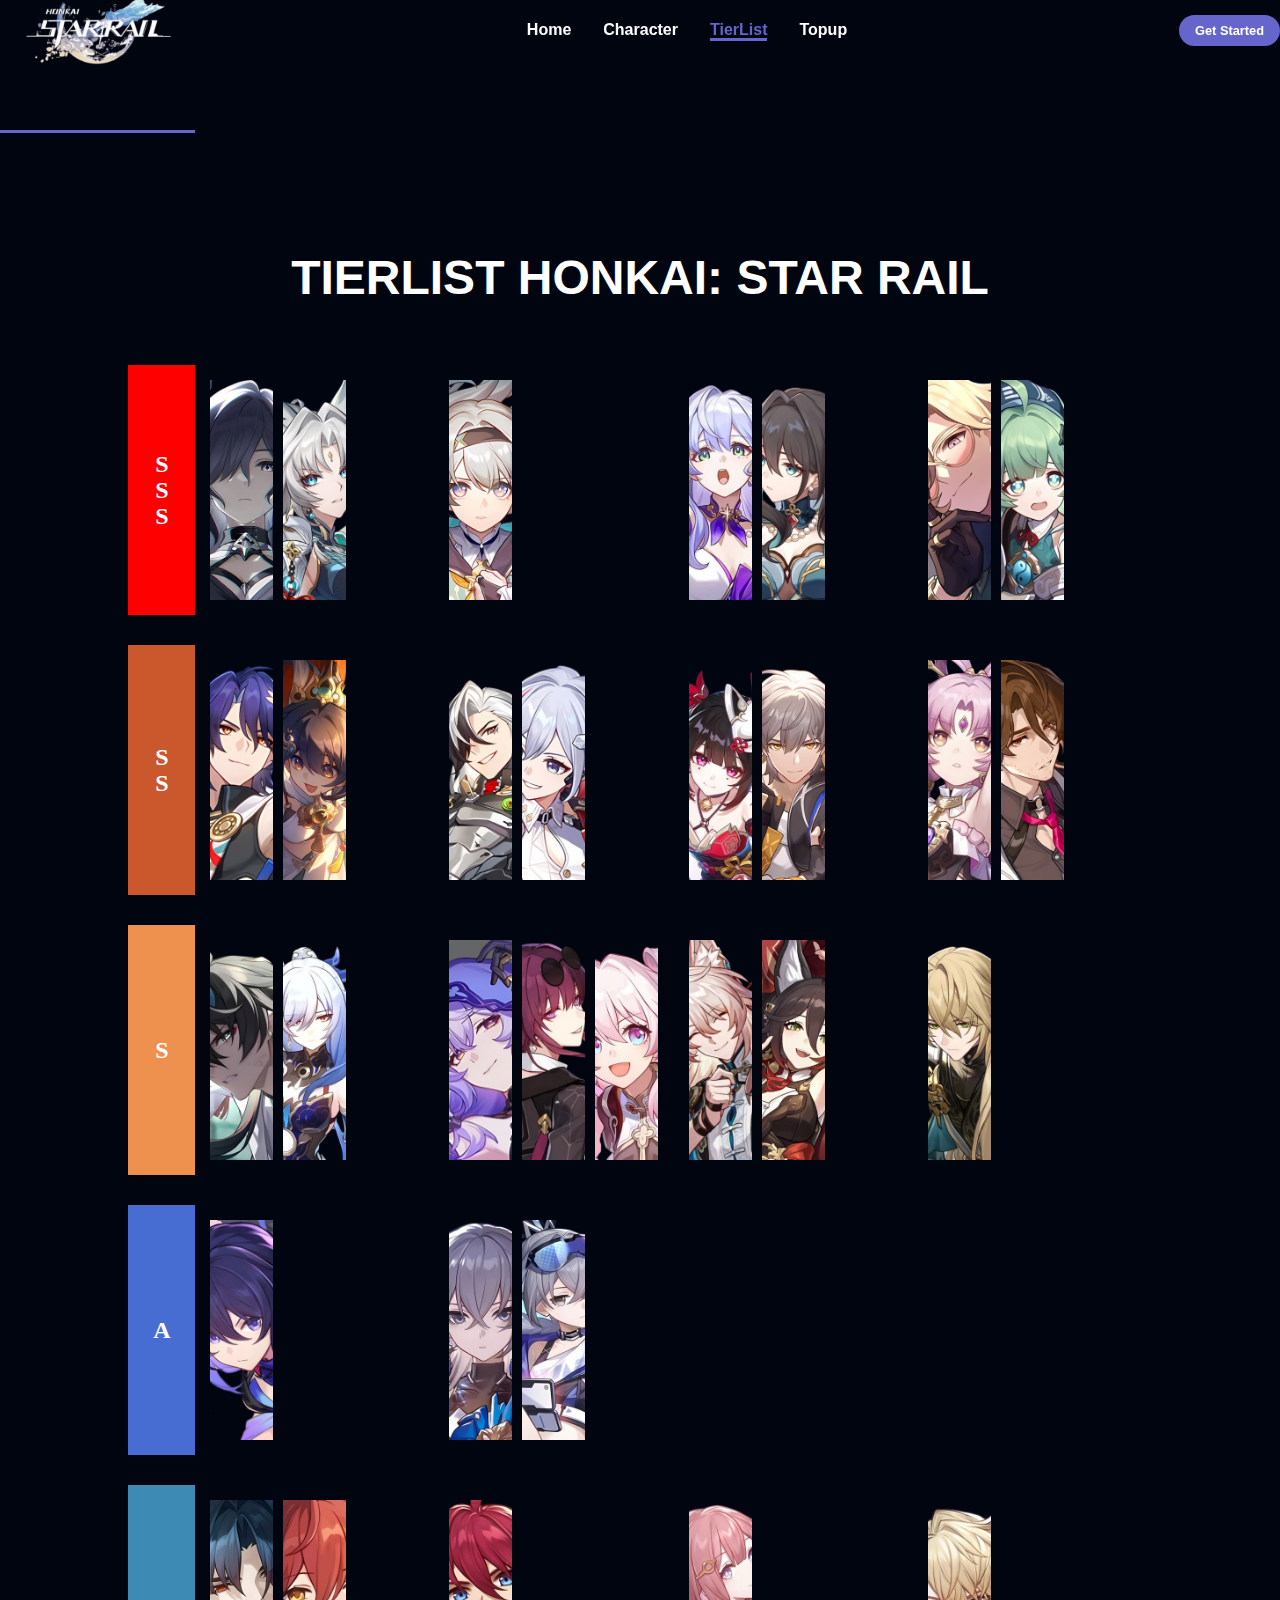
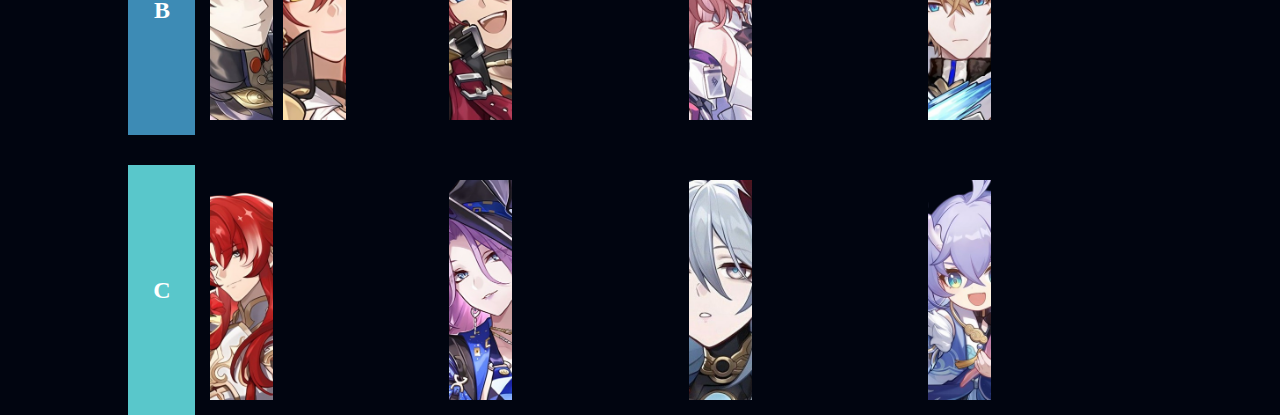
<file: TierList.html>
<!DOCTYPE html>
<html lang="en">
<head>
    <meta charset="UTF-8">
    <meta name="viewport" content="width=device-width, initial-scale=1.0">
    <title>TierList</title>


    <link rel="stylesheet" href="https://fonts.googleapis.com/css2?family=Material+Symbols+Outlined:opsz,wght,FILL,GRAD@24,400,0,0" />

    <link rel="stylesheet" href="https://cdnjs.cloudflare.com/ajax/libs/font-awesome/6.2.1/css/all.min.css" integrity="sha512-MV7K8+y+gLIBoVD59lQIYicR65iaqukzvf/nwasF0nqhPay5w/9lJmVM2hMDcnK1OnMGCdVK+iQrJ7lzPJQd1w==" crossorigin="anonymous" referrerpolicy="no-referrer" />
    
    <link rel="stylesheet" href="https://fonts.googleapis.com/css2?family=Lacquer&display=swap">




    <link rel="stylesheet" href="style.css">
</head>
<body>
    <header>
        <div class="navbar">
            <div class="logo"><a href="#"><img src="gambar/logo Hrs.png" alt="" height="195" ></a>
               
            </div>
            <ul class="links">
                <li> <a href="index.html">Home</a></li>
                <li> <a href="Char.html">Character</a></li>
                <li> <a href="TierList.html" class="active">TierList</a></li>
                <li> <a href="TopUp.html">Topup</a></li>
            </ul>
            <a href="" class="action_btn">Get Started</a>
            <div class="toggle_btn">
                <i class="fa-solid fa-bars"></i>
            </div>
        </div>
    
        <div class="dropdown_menu">
            <li> <a href="index.html">Home</a></li>
            <li> <a href="Char.html">Character</a></li>
            <li> <a href="TierList.html" class="active">TierList</a></li>
            <li> <a href="TopUp.html">Topup</a></li>
            <li><a href="" class="action_btn">Get Started</a></li>
        </div>
    </header>






    <div class="margintes">

        <p class="judul-tier">TIERLIST HONKAI: STAR RAIL</p>

    <div class="wrapper1">

        <!-- Vertical Tier Title -->
        <div class="tier-title" style="background-color: red;">
            <span>SSS</span>
        </div>

        <!-- Container for image groups -->
        <div class="image-container">
            <!-- Group 1 (3 images) -->
            <div class="image-group">
                <img src="gambar/BG_Remove/Acheron-removebg-preview.png" alt="Character 1" class="kuning">
                <img src="gambar/BG_Remove/feixiao (1).png" alt="Character 2" class="kuning">
                <img src="gambar/kosong.png" alt="">
                
            </div>
            
            <!-- Group 2 (3 images) -->
            <div class="image-group">
                <img src="gambar/BG_Remove/Firefly-removebg-preview.png" alt="Character 4" class="kuning">
                <img src="gambar/kosong.png" alt="">
                <img src="gambar/kosong.png" alt="">
            </div>
            
            <!-- Group 3 (3 images) -->
            <div class="image-group">
                <img src="gambar/BG_Remove/robin.png" alt="Character 7" class="kuning">
                <img src="gambar/BG_Remove/ruan mei.png" alt="Character 8" class="kuning">
                <img src="gambar/kosong.png" alt="Character 9">
            </div>
            
            <!-- Group 4 (3 images) -->
            <div class="image-group" >
                <img src="gambar/BG_Remove/Aventurine-removebg-preview.png" alt="Character 10" class="kuning">
                <img src="gambar/BG_Remove/huohuo-removebg-preview.png" alt="Character 11" class="kuning">
                <img src="gambar/kosong.png" alt="Character ">
            </div>
        </div>
    </div>
    <div class="wrapper1">

        <!-- Vertical Tier Title -->
        <div class="tier-title" style="background-color: rgb(203, 87, 45);">
            <span>SS</span>
        </div>

        <!-- Container for image groups -->
        <div class="image-container">
            <!-- Group 1 (3 images) -->
            <div class="image-group">
                <img src="gambar/BG_Remove/ratio.png" alt="Character 1" class="kuning">
                <img src="gambar/BG_Remove/yunlin.png" alt="Character 2" class="kuning"> 
                <img src="gambar/kosong.png" alt="Character 3">
               
            </div>
            
            <!-- Group 2 (3 images) -->
            <div class="image-group">
                <img src="gambar/BG_Remove/boothil.png" alt="Character 4" class="kuning">
                <img src="gambar/BG_Remove/topaz-removebg-preview.png" alt="Character 5" class="kuning">
                <img src="gambar/kosong.png" alt="Character 6">
            </div>
            
            <!-- Group 3 (3 images) -->
            <div class="image-group">
                <img src="gambar/BG_Remove/Sparkle_-_honkai_star_rail-removebg-preview.png" alt="Character 7" class="kuning">
                <img src="gambar/BG_Remove/caelus-removebg-preview.png" alt="Character 8" class="kuning">
                <img src="gambar/kosong.png" alt="Character 9">
            </div>
            
            <!-- Group 4 (3 images) -->
            <div class="image-group">
                <img src="gambar/BG_Remove/fu_xuan-removebg-preview.png" alt="Character 10" class="kuning">
                <img src="gambar/BG_Remove/Gallagher-removebg-preview.png" alt="Character 11" class="ungu">
                <img src="gambar/kosong.png" alt="Character 12">
            </div>
        </div>
    </div>
    <div class="wrapper1">

        <!-- Vertical Tier Title -->
        <div class="tier-title" style="background-color: rgb(238, 144, 78);">
            <span>S</span>
        </div>

        <!-- Container for image groups -->
        <div class="image-container">
            <!-- Group 1 (3 images) -->
            <div class="image-group">
                <img src="gambar/BG_Remove/Dan_heng-removebg-preview (1).png" alt="Character 1" class="kuning">
                <img src="gambar/BG_Remove/jingliu.png" alt="Character 2" class="kuning">
                <img src="gambar/kosong.png" alt="Character 3">
            </div>
            
            <!-- Group 2 (3 images) -->
            <div class="image-group">
                <img src="gambar/BG_Remove/black swan.png" alt="Character 4" class="kuning">
                <img src="gambar/BG_Remove/kafka-removebg-preview.png" alt="Character 5" class="kuning">
                <img src="gambar/BG_Remove/march_7th-removebg-preview.png" alt="Character 6" class="ungu">
            </div>
            
            <!-- Group 3 (3 images) -->
            <div class="image-group">
                <img src="gambar/BG_Remove/jiaoqiu.png" alt="Character 7" class="kuning">
                <img src="gambar/BG_Remove/tingyun-removebg-preview.png" alt="Character 8" class="ungu">
                <img src="gambar/kosong.png" alt="Character 9">
            </div>
            
            <!-- Group 4 (3 images) -->
            <div class="image-group">
                <img src="gambar/BG_Remove/loucha-removebg-preview.png" alt="Character 10" class="kuning">
                <img src="gambar/kosong.png" alt="Character 11">
                <img src="gambar/kosong.png" alt="Character 12">
            </div>
        </div>
    </div>
    <div class="wrapper1">

        <!-- Vertical Tier Title -->
        <div class="tier-title" style="background-color: rgb(71, 108, 210);">
            <span>A</span >
        </div>

        <!-- Container for image groups -->
        <div class="image-container">
            <!-- Group 1 (3 images) -->
            <div class="image-group">
                <img src="gambar/BG_Remove/seele-removebg-preview.png" alt="Character 1" class="kuning">
                <img src="gambar/kosong.png" alt="Character 2">
                <img src="gambar/kosong.png" alt="Character 3">
            </div>
            
            <!-- Group 2 (3 images) -->
            <div class="image-group">
                <img src="gambar/BG_Remove/bronya.png" alt="Character 4" class="kuning">
                <img src="gambar/BG_Remove/silver_wolf-removebg-preview.png" alt="Character 5" class="kuning">
                <img src="gambar/kosong.png" alt="Character 6">
            </div>
            
            <!-- Group 3 (3 images) -->
            <div class="image-group">
                <img src="gambar/kosong.png" alt="Character 7">
                <img src="gambar/kosong.png" alt="Character 8">
                <img src="gambar/kosong.png" alt="Character 9">
            </div>
            
            <!-- Group 4 (3 images) -->
            <div class="image-group">
                <img src="gambar/kosong.png" alt="Character 10">
                <img src="gambar/kosong.png" alt="Character 11">
                <img src="gambar/kosong.png" alt="Character 12">
            </div>
        </div>
    </div>
    <div class="wrapper1">

        <!-- Vertical Tier Title -->
        <div class="tier-title" style="background-color: rgb(61, 139, 181);">
            <span>B</span>
        </div>

        <!-- Container for image groups -->
        <div class="image-container">
            <!-- Group 1 (3 images) -->
            <div class="image-group">
                <img src="gambar/BG_Remove/blade-removebg-preview.png" alt="Character 1" class="kuning">
                <img src="gambar/BG_Remove/himeko-removebg-preview.png" alt="Character 2" class="kuning">
                <img src="gambar/kosong.png" alt="Character 3">
            </div>
            
            <!-- Group 2 (3 images) -->
            <div class="image-group">
                <img src="gambar/BG_Remove/luka-removebg-preview.png" alt="Character 4" class="ungu">
                <img src="gambar/kosong.png" alt="Character 5">
                <img src="gambar/kosong.png" alt="Character 6">
            </div>
            
            <!-- Group 3 (3 images) -->
            <div class="image-group">
                <img src="gambar/BG_Remove/asta__1_-removebg-preview (1).png" alt="Character 7" class="ungu">
                <img src="gambar/kosong.png" alt="Character 8">
                <img src="gambar/kosong.png" alt="Character 9">
            </div>
            
            <!-- Group 4 (3 images) -->
            <div class="image-group">
                <img src="gambar/BG_Remove/gepart.png" alt="Character 10" class="kuning">
                <img src="gambar/kosong.png" alt="Character 11">
                <img src="gambar/kosong.png" alt="Character 12">
            </div>
        </div>
    </div>
    <div class="wrapper1">

        <!-- Vertical Tier Title -->
        <div class="tier-title" style="background-color: rgb(89, 199, 203);">
            <span>C</span>
        </div>

        <!-- Container for image groups -->
        <div class="image-container">
            <!-- Group 1 (3 images) -->
            <div class="image-group">
                <img src="gambar/BG_Remove/argenti-removebg-preview.png" alt="Character 1" class="kuning">
                <img src="gambar/kosong.png" alt="Character 2">
                <img src="gambar/kosong.png" alt="Character 3">
            </div>
            
            <!-- Group 2 (3 images) -->
            <div class="image-group">
                <img src="gambar/BG_Remove/jade.png" alt="Character 4" class="kuning">
                <img src="gambar/kosong.png" alt="Character 5">
                <img src="gambar/kosong.png" alt="Character 6">
            </div>
            
            <!-- Group 3 (3 images) -->
            <div class="image-group">
                <img src="gambar/BG_Remove/hanya.png" alt="Character 7" class="ungu">
                <img src="gambar/kosong.png" alt="Character 8">
                <img src="gambar/kosong.png" alt="Character 9">
            </div>
            
            <!-- Group 4 (3 images) -->
            <div class="image-group">
                <img src="gambar/BG_Remove/bailu-removebg-preview.png" alt="Character 10" class="kuning">
                <img src="gambar/kosong.png" alt="Character 11">
                <img src="gambar/kosong.png" alt="Character 12">
            </div>
        </div>
    </div>
</div>







    <script>
        const toggleBtn = document.querySelector('.toggle_btn')
        const toggleBtnIcon = document.querySelector('.toggle_btn i')
        const dropDownMenu = document.querySelector('.dropdown_menu')
    
        toggleBtn.onclick = function () {
            dropDownMenu.classList.toggle('open')
            const isOpen = dropDownMenu.classList.contains('open')
    
            toggleBtnIcon.classList = isOpen
                ? 'fa-solid fa-xmark'
                : 'fa-solid fa-bars'
        }
        window.onscroll = function () {
            const navbar = document.querySelector('.navbar');
            if (window.scrollY > 50) {
                navbar.classList.add('scrolled');
            } else {
                navbar.classList.remove('scrolled');
            }
        };
    
    
    
    </script>
    


  
        




   
</body>
</html>
</file>
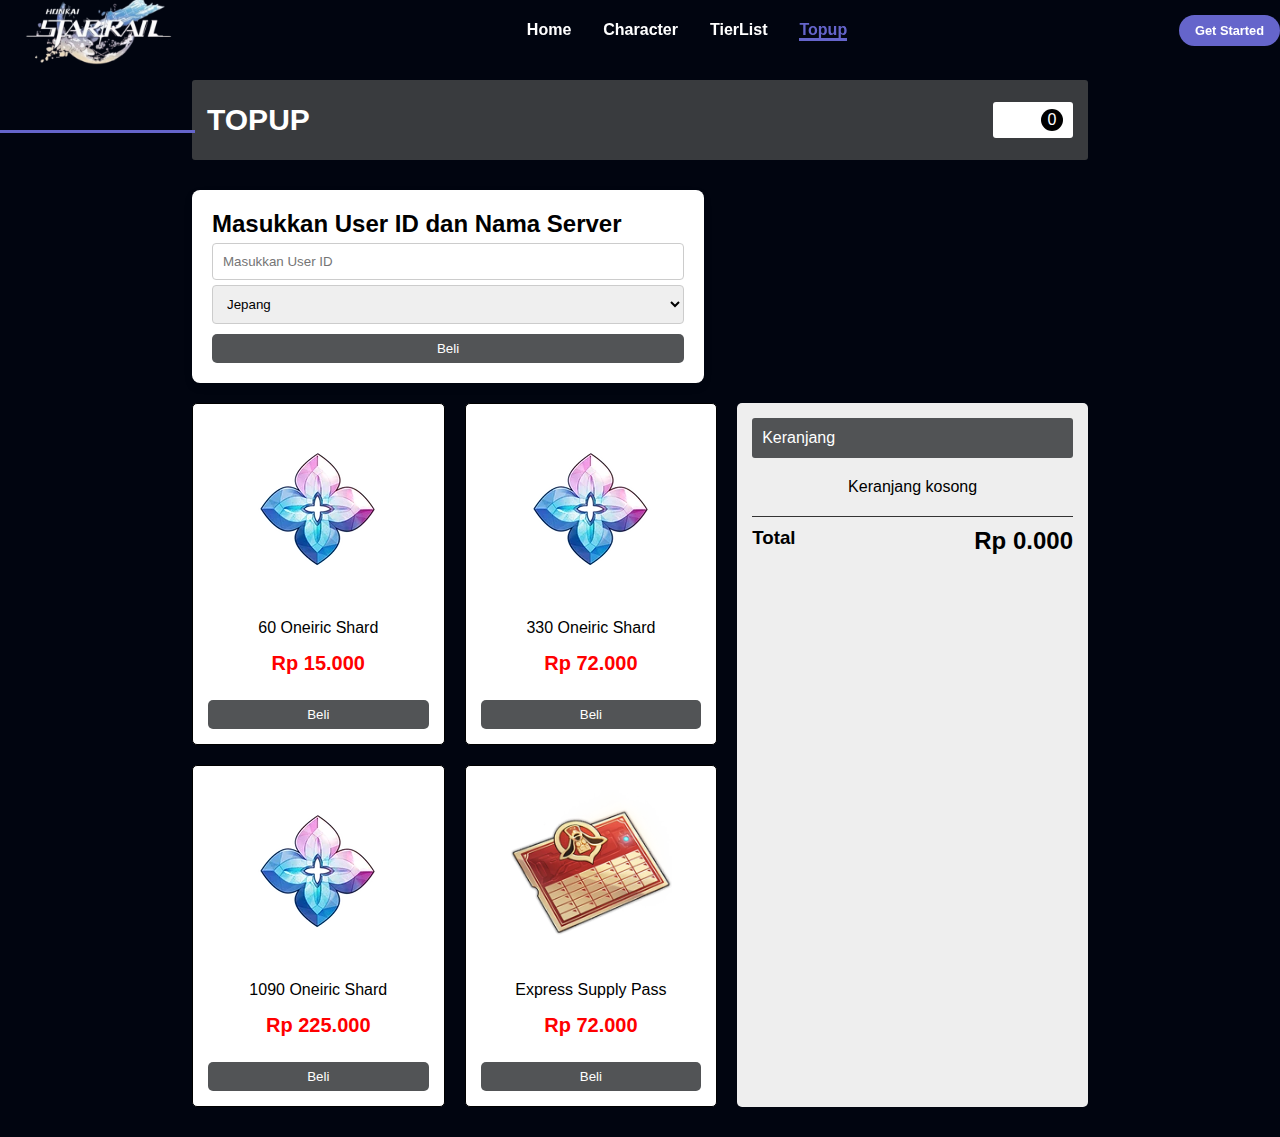
<file: TopUp.html>
<!DOCTYPE html>
<html lang="en">
<head>
    <meta charset="UTF-8">
    <meta name="viewport" content="width=device-width, initial-scale=1.0">
    <title>TopUp</title>


    <link rel="stylesheet" href="https://fonts.googleapis.com/css2?family=Material+Symbols+Outlined:opsz,wght,FILL,GRAD@24,400,0,0" />

    <link rel="stylesheet" href="https://cdnjs.cloudflare.com/ajax/libs/font-awesome/6.2.1/css/all.min.css" integrity="sha512-MV7K8+y+gLIBoVD59lQIYicR65iaqukzvf/nwasF0nqhPay5w/9lJmVM2hMDcnK1OnMGCdVK+iQrJ7lzPJQd1w==" crossorigin="anonymous" referrerpolicy="no-referrer" />
    
    <link rel="stylesheet" href="https://fonts.googleapis.com/css2?family=Lacquer&display=swap">

    <link rel="stylesheet" href="">


    <link rel="stylesheet" href="style.css">
</head>
<body>
    <header>
        <div class="navbar">
            <div class="logo"><a href="#">
                <img src="gambar/logo Hrs.png" alt=""  ></a>
               
            </div>
            <ul class="links">
                <li> <a href="index.html">Home</a></li>
                <li> <a href="Char.html">Character</a></li>
                <li> <a href="TierList.html">TierList</a></li>
                <li> <a href="TopUp.html" class="active">Topup</a></li>
            </ul>
            <a href="" class="action_btn">Get Started</a>
            <div class="toggle_btn">
                <i class="fa-solid fa-bars"></i>
            </div>
        </div>
    
        <div class="dropdown_menu">
            <li> <a href="Home.html">Home</a></li>
            <li> <a href="Char.html">Character</a></li>
            <li> <a href="TierList.html">TierList</a></li>
            <li> <a href="TopUp.html" class="active">Topup</a></li>
            <li><a href="" class="action_btn">Get Started</a></li>
        </div>
    </header>
    
    

<div class="body">

    <div class="header">
        <p class="logo1">TOPUP</p>
        <div class="cart"><i class="fas fa-cart-shopping"></i><p id="count">0</p></div>
    </div>

    <div class="form-container">
        <h2 class="text-id">Masukkan User ID dan Nama Server</h2>
        <input class="input-id" type="text" id="userID" placeholder="Masukkan User ID">
       
        <select class="input-id1" id="server">
            <option value="Jepang">Jepang</option>
            <option value="Asia">Asia</option>
            <option value="SEA">SEA</option>
        </select>
    <button class="buybtn" id="buyBtn">Beli</button>
    </div>

    <div class="container1">
        <div id="root"></div>
        <div class="sidebar">
            <div class="head1"><p>Keranjang</p></div>
            <div id="cartItem">Keranjang kosong</div>
            <div class="foot1">
                <h3>Total</h3>
                <h2 class="total" id="total">Rp 0.000</h2>
            </div>
        </div>
    </div>

    <!-- Popup Modal untuk konfirmasi TopUp -->
    <div id="popup" class="popup">
        <div class="popup-content">
            <span id="closePopup" class="close">&times;</span>
            <h2>Konfirmasi Pembelian</h2>
            <p><strong>ID:</strong> <span id="confirmUserID"></span></p>
            <p><strong>Server:</strong> <span id="confirmServer"></span></p>
            <p><strong>Total Pembayaran:</strong> <span id="confirmTopup"></span></p>
            <button class="buybtn" id="submitBtn">Konfirmasi</button>
        </div>
    </div>

<script>
// JavaScript Keranjang
const product = [
    { id: 0, image: 'gambar/Item_Oneiric_Shard.png', title: '60 Oneiric Shard', price: 15 },
    { id: 1, image: 'gambar/Item_Oneiric_Shard.png', title: '330 Oneiric Shard', price: 72 },
    { id: 2, image: 'gambar/Item_Oneiric_Shard.png', title: '1090 Oneiric Shard', price: 225 },
    { id: 3, image: 'gambar/Item_Express_Supply_Pass.png', title: 'Express Supply Pass', price: 72 }
];

let cart = [];
let i = 0;
const categories = [...new Set(product.map(item => item))];
document.getElementById('root').innerHTML = categories.map(item => {
    const { image, title, price } = item;
    return (
        `<div class='box1'>
            <div class='img-box1'><img class='images1' src=${image}></img></div>
            <div class='bottom'>
                <p>${title}</p><h2 class="h2p">Rp ${price}.000</h2>` +
        `<button class="buybtn" onclick='addtocart(${i++})'>Beli</button></div></div>`
    );
}).join('');

function addtocart(a) { 
    cart.push({...categories[a]}); 
    displaycart(); 
}

function delElement(a) { 
    cart.splice(a, 1); 
    displaycart(); 
}

function displaycart() {
    let j = 0, total = 0;
    document.getElementById('count').innerHTML = cart.length;
    if (cart.length === 0) {
        document.getElementById('cartItem').innerHTML = 'Keranjang Kosong';
        document.getElementById('total').innerHTML = 'Rp 0.000';
    } else {
        document.getElementById('cartItem').innerHTML = cart.map((item) => {
            const { image, title, price } = item;
            total += price;
            document.getElementById('total').innerHTML = 'Rp ' + total + '.000';
            return (
                `<div class='cart-item'>
                    <div class='row-img'><img class='rowimg' src=${image}></div>
                    <p style='font-size:12px;'>${title}</p>
                    <h2 style='font-size:15px;'>Rp ${price}.000</h2>
                    <i class='fas fa-trash' onclick='delElement(${j++})'></i>
                </div>`
            );
        }).join('');
    }
}

// Fungsi untuk menampilkan popup konfirmasi topup
document.getElementById('buyBtn').addEventListener('click', function () {
    const userID = document.getElementById('userID').value;
    const server = document.getElementById('server').value;
    let totalPembayaran = document.getElementById('total').textContent;
    if (cart.length === 0) {
        alert('Keranjang Anda kosong, silakan tambahkan item!');
        return;
    }
    if (userID === '') {
        alert('Mohon masukkan User ID!');
        return;
    }
    
    // Tampilkan data di popup
    document.getElementById('confirmUserID').textContent = userID;
    document.getElementById('confirmServer').textContent = server;
    document.getElementById('confirmTopup').textContent = totalPembayaran;
    document.getElementById('popup').style.display = 'block';
});

// Fungsi untuk menutup popup
document.getElementById('closePopup').addEventListener('click', function () {
    document.getElementById('popup').style.display = 'none';
});

// Fungsi untuk konfirmasi topup dan reset form
document.getElementById('submitBtn').addEventListener('click', function () {
    alert('TopUp berhasil!');
    // Reset ID pengguna dan server
    document.getElementById('userID').value = '';
    document.getElementById('server').selectedIndex = 0;
    cart = []; // Kosongkan keranjang setelah topup berhasil
    displaycart(); // Update tampilan keranjang
    document.getElementById('popup').style.display = 'none';
});

document.querySelector('.cart').innerHTML = '<i class="fas fa-cart-shopping"></i><p id="count">0</p>';
</script>


</div>













       
       <script>
    const toggleBtn = document.querySelector('.toggle_btn')
    const toggleBtnIcon = document.querySelector('.toggle_btn i')
    const dropDownMenu = document.querySelector('.dropdown_menu')

    toggleBtn.onclick = function () {
        dropDownMenu.classList.toggle('open')
        const isOpen = dropDownMenu.classList.contains('open')

        toggleBtnIcon.classList = isOpen
            ? 'fa-solid fa-xmark' 
            : 'fa-solid fa-bars';
    }


    window.onscroll = function () {
        const navbar = document.querySelector('.navbar');
        if (window.scrollY > 50) {
            navbar.classList.add('scrolled');
        } else {
            navbar.classList.remove('scrolled');
        }
    };


    
    


    
    
    </script>
    

    
</body>
</html>
</file>
<file: style.css>
@import url('https://fonts.googleapis.com/css2?family=Protest+Guerrilla&display=swap');



* {
  margin: 0;
  padding: 0;
  box-sizing: border-box;
  border: none;
  outline: none;
}

body {
  background-color: rgb(1, 5, 16);
  margin: 0 ;
  font-size: 16px;
  align-items: center;
  justify-content: center;
  min-height: 100vh;
  padding: 0;
  width: 100%;
  height: 100vh;
 
}


li{
  list-style: none;
}

a{
  text-decoration: none;
  color: rgb(255, 255, 255);
  font-size: 1rem;
}

a:hover,
a.active{
    color:  rgb(101, 101, 203);
    border-bottom: 3px solid   rgb(101, 101, 203);
}

/* Header */
header{
  position: relative;
  width: 1300px;
  max-width: 90%;
  display: grid;
  grid-template-columns: 20% 80%;
  grid-template-rows: 50px;

}

.navbar{
  /* background-color: rgb(76, 43, 43); */
  width: 100%;
  height: 60px;
  display: flex;
  position: fixed;
  font-family: 'Open Sans', sans-serif;
  align-items: center;
  justify-content: space-between;
  transition: background-color 0.3s ease;
  z-index: 2;
}

/* navbar saat di-scroll */
.navbar.scrolled {
  background-color: rgba(63, 65, 68, 0.9);
}

/* navbar tanpa background */
.navbar{
  background-color: transparent;
}


.navbar .logo a{
  font-size: 1.5rem;
  font-weight: bold;
  
}

.navbar .logo a img{
  height: 195px;
  width: 100%;
}

.navbar .links{
  display: flex;
  gap: 2rem;
  font-weight: bold;

}

.navbar .toggle_btn{
  color: #ffffff;
  font-size: 1.5rem;
  cursor: pointer;
  display: none;
}

.action_btn{
  background-color: rgb(101, 101, 203);
  color: #fff;
  padding: 0.5rem 1rem;
  
  border-radius: 20px;
  font-size: 0.8rem;
  font-weight: bold;
  cursor: pointer;
  transition: scale 0.2 ease;
}

.action_btn:hover{
  scale: 1.05;
  color: #fff;

}

.action_btn:active{
  scale: 0.95;
}

/* DropDown Menu */
.dropdown_menu{
  display: none;
  position: fixed;
  right: 2rem;
  top: 60px;
  height: 0;
  width: 300px;
  font-family: 'Open Sans', sans-serif;
  background: rgba(255, 255, 255, 0.1);
  backdrop-filter: blur(15px);
  border-radius: 10px;
  overflow: hidden;
  transition: height 0.2s cubic-bezier(0.175, 0.885, 0.32, 1.275);
  font-weight: bold;
  z-index: 2;
} 

.dropdown_menu.open{
  height: 240px;
}

.dropdown_menu li{
  padding: 0.7rem;
  display: flex;
  align-items: center;
  justify-content: center;
}

.dropdown_menu .action_btn{
  width: 100%;
  display: flex;
  justify-content: center;
}

Home
section#Home{
  height: calc(100vh - 60px);
  display: flex;
  flex-direction: column;
  align-items: center;
  justify-content: center;
  text-align: center;
  color: #fff;
}

#home h1{
  font-size: 3rem;
  margin-bottom: 1rem;
}


/* Responsive */
@media (max-width: 992px){
  .navbar .links,
  .navbar .action_btn{
    display: none;
  }

  .navbar .toggle_btn{
    display: block;
  }

  .dropdown_menu{
    display: block;
  }
}

@media (max-width: 576px){
  .dropdown_menu{
    left: 2rem;
    width: unset;
  }
}



.banner{
  width: 100%;
  height: 100vh;
  display: flex;
  justify-content: center;
  align-items: center;
  position: relative;
  margin-top: -50px;
}

.banner .content{
  text-align: center;
  font-family: "Protest Guerrilla", sans-serif;
  color: white;
  text-shadow: 0 10px 50px darkgray;
}

.banner .content .title{
  font-size: 6em;
  animation: animationBlur 2s linear infinite;
  width: 100%;
  height: 50%;
  position: relative;
}

@keyframes animationBlur{
  0%, 80%{
    filter: blur(0);
 }90%{
  filter: blur(5px);
 }100%{
  filter: blur(0);
 }
}

.banner .content .des{
  text-align: left;
  rotate: -5deg;

}

.banner .bgVidio{
  position: absolute;
  right: 0;
  bottom: 0;
  min-width: 100%;
  min-height: 100%;
  z-index: -1;
  filter: brightness(0.4);
 
}
.banner .content .social-icons{
  margin: auto;
}

.social-icons a:hover{
  transform: scale(2.3) translateY(-5px);
  box-shadow: 0 0 25px rgb(20, 76, 154);
  
}






.new-char{
  margin: 3% auto;
  width: 100%;
  height: 70vh;
  border-top-left-radius: 20px black solid ;
  display: flex;
  align-items: center;
  overflow: hidden;
  background-color: #ffffff;
  border-radius: 100px 0% 100px 0;
 

}

.image-s{
  width: 100%;
  height: 600px;
  position: absolute;
  left: 0;
  display: flex;
  justify-content: center;
  align-items: center;

}

.slides-div{
  display: flex;
  align-items: center;
  justify-content: center;
  margin: 0 30px 0 30px;
}

 .image-s .slides-div .img{
  position: relative;
  width: 270px;
  height: 410px;
  transition: .5s;
  filter: saturate(100%);
 }












 .body{
  display: flex;
  align-items: center;
  justify-content: center;
  flex-direction: column;
   font-family: 'poppins', sans-serif;
 
}


 .header{
  height: 80px;
  width: 70%;
  background-color: rgba(63, 65, 68, 0.9);
  border-radius: 3px;
  margin: 30px 0px;
  display: flex;
  align-items: center;
  justify-content: space-between;
  padding: 15px;
}
.header .logo1{
  font-size: 30px;
  font-weight: bold;
  color: white;
}
.cart{
  display: flex;
  background-color: white;
  justify-content: space-between;
  align-items: center;
  padding: 7px 10px;
  border-radius: 3px;
  width: 80px;
}
.fas fa-trash .fas fa-cart-shopping {
  color: rgb(0, 0, 0);
}
.cart p{
  height: 22px;
  width: 22px;
  display: flex;
  align-items: center;
  justify-content: center;
  border-radius: 22px;
  background-color: rgb(0, 0, 0);
  color: white;
}
.container1{
  display: flex;
  width: 70%;
  margin-bottom: 30px;
 
}
#root{
  width: 60%;
  display: grid;
  grid-template-columns: repeat(2, 1fr);
  grid-gap: 20px;
}
.sidebar{
  width: 40%;
  border-radius: 5px;
  background-color: #eee;
  margin-left: 20px;
  padding: 15px; 
  text-align: center;

  

}
.head1{
  background-color:rgba(63, 65, 68, 0.9);
  border-radius: 3px;
  height: 40px;
  padding: 10px;
  margin-bottom: 20px;
  color: white;
  display: flex;
  align-items: center;
}
.foot1{
  display: flex;
  justify-content: space-between;
  margin: 20px 0px;
  padding: 10px 0px;
  border-top: 1px solid #333;
}
.box1{
  display: flex;
  flex-direction: column;
  align-items: center;
  justify-content: space-between;
  border: 1px solid rgb(0, 0, 0);
  border-radius: 5px;
  padding: 15px;
  background-color: white;
}
.img-box1{
  width: 100%;
  height: 180px;
  display: flex;
  align-items: center;
  justify-content: center;
}
.images1{
  max-width: 90%;
  max-height: 90%;
  object-fit: cover;
  object-position: center;
}
.bottom{
  margin-top: 20px;
  width: 100%;
  text-align: center;
  display: flex;
  flex-direction: column;
  align-items: center;
  justify-content: space-between;
  height: 110px;
}



.h2p{
  font-size: 20px;
  color: red;
}
.buybtn{
  width: 100%;
  position: relative;
  border: none;
  border-radius: 5px;
  background-color: rgba(63, 65, 68, 0.9);
  padding: 7px 25px;
  cursor: pointer;
  color: white;
}
.buybtn:hover{
  background-color: #333;
}
.cart-item{
  display: flex;
  align-items: center;
  justify-content: space-between;
  padding: 10px;
  background-color: white;
  border-bottom: 1px solid #aaa;
  border-radius: 3px;
  margin: 10px 10px;
}
.row-img{
  width: 50px;
  height: 50px;
  border-radius: 50px;
  border: 1px solid goldenrod;
  display: flex;
  align-items: center;
  justify-content: center;
}
.rowimg{
  max-width: 43px;
  max-height: 43px;
  border-radius: 50%;
}
.fa-trash:hover{
  cursor: pointer;
  color: #333;
}






.form-container {
  background-color: white;
  padding: 20px;
  border-radius: 8px;
  width: 40%;
  margin: 0 60% 20px 30%;
  display: inline-flexbox;
  box-shadow: 0 4px 8px rgba(0, 0, 0, 0.1);
}

.text-id{
  color: #000000;
}

.input-id, .input-id1 {
  width: 100%;
  padding: 10px;
  margin-top: 5px;
  border-radius: 4px;
  border: 1px solid #ccc;
}

.buybtn{
  background-color: rgba(63, 65, 68, 0.9);
  color: white;
  border: none;
  cursor: pointer;
  margin-top: 10px;
 
  
}
.buybtn:hover {
  background-color: #303530;
}


.popup {
  display: none;
  position: fixed;
  top: 0;
  left: 0;
  width: 100%;
  height: 100%;
  background-color: rgba(0, 0, 0, 0.5);
}
.popup-content {
  background-color: white;
  padding: 20px;
  border-radius: 8px;
  width: 300px;
  margin: 100px auto;
  text-align: left;
  box-shadow: 0 4px 8px rgba(0, 0, 0, 0.1);
}
.close {
  color: #aaa;
  float: right;
  font-size: 28px;
  font-weight: bold;
}
.close:hover, .close:focus {
  color: black;
  cursor: pointer;
}




/* Tier List */
.margintes{
  margin-top: 200px;
}




.judul-tier{
  text-align: center;
  color: white;
  font-size: 3rem;
  margin-bottom: 60px;
  font-family: Arial, Helvetica, sans-serif;
  font-weight: bold;
  
}

.wrapper1 {
  display: flex;
  width: 80%;
  margin: 0 auto;
  height: 250px;
  margin-top: 30px;
  flex-direction: row; /* Make sure the layout is horizontal */
}

.tier-title {
  writing-mode: vertical-rl;
  text-orientation: upright;
  
  color: white;
  font-size: 24px;
  font-weight: bold;
  display: flex;
  justify-content: center;
  align-items: center;
  padding: 20px;
  height: 100%;
  white-space: nowrap;
}

.image-container {
  display: flex;
  flex: 1;
  height: 100%;
  justify-content: space-around;
}

.image-group {
  display: flex;
  width: 25%; /* Each group takes up 25% of the width */
  height: 100%;
  justify-content: space-around;
  align-items: center;
  padding: 10px;
}

.image-group img {
  width: calc(33.33% - 10px); /* Each image takes up 1/3 of the group, accounting for padding */
  height: calc(100% - 10px); /* Adjust height to account for padding */
  object-fit: cover;
  margin: 0 5px;
  border: none;
}

.kuning:hover{
  
  transform: scale(1.1) translateY(-5px);
  box-shadow: 0 0 25px rgb(191, 225, 69);
}

.ungu:hover{
  
  transform: scale(1.1) translateY(-5px);
  box-shadow: 0 0 25px rgb(194, 48, 180);
}

/* Responsiveness for smaller screens */
@media (max-width: 1200px) {
  .wrapper {
      width: 90%; /* Adjust width */
  }

  .image-group img {
      width: 30%; /* Adjust image size */
  }
}

@media (max-width: 768px) {
  .wrapper {
      width: 100%; /* Full width on small screens */
  }

  .tier-title {
      font-size: 18px; /* Reduce font size */
  }

  .image-group img {
      width: 25%; /* Adjust image size for mobile screens */
  }
}

@media (max-width: 480px) {
  .wrapper {
      width: 100%; /* Full width on small screens */
  }

  .tier-title {
      font-size: 16px; /* Further reduce font size for very small screens */
  }

  .image-group img {
      width: 20%; /* Further adjust image size for very small screens */
  }
}
</file>
